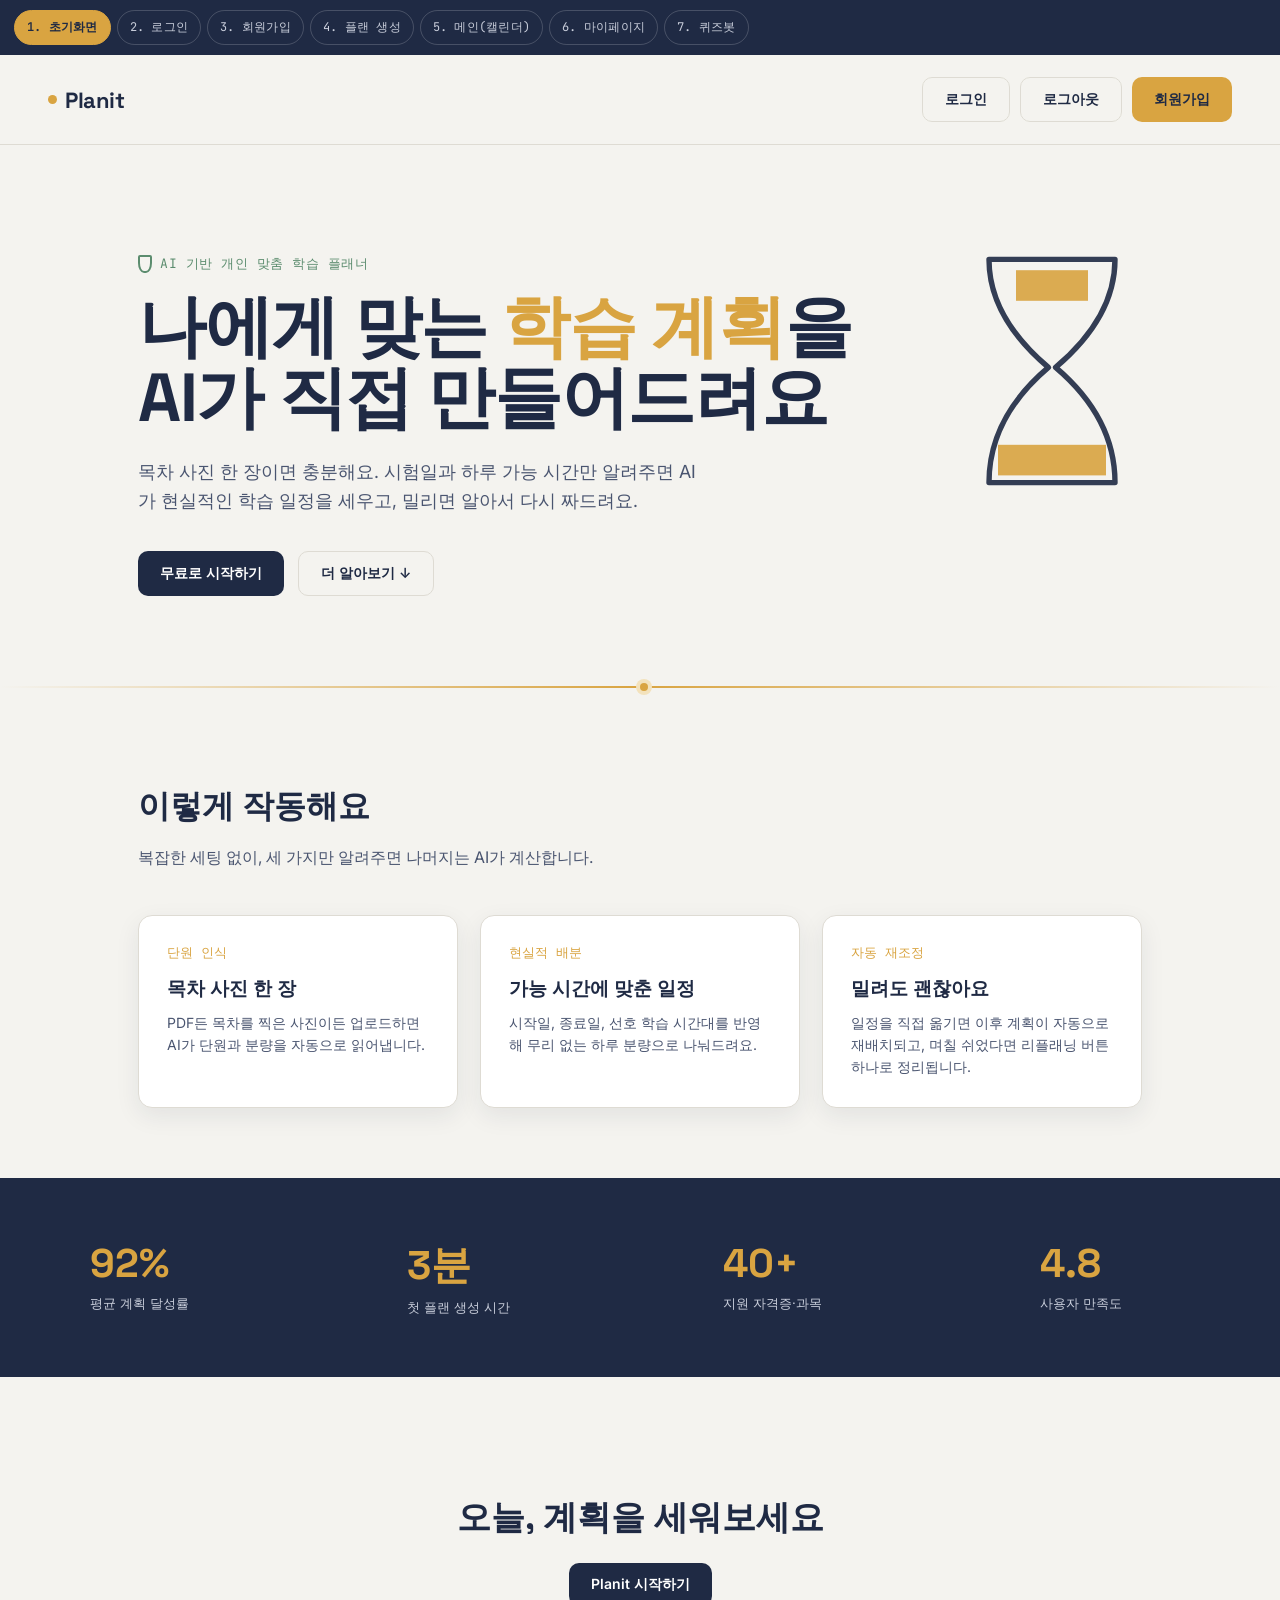
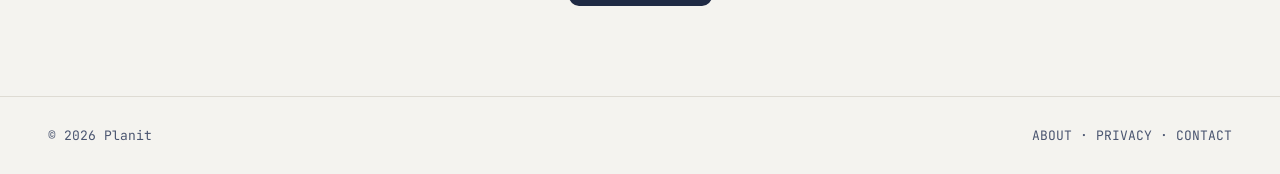
<file: Planit-Web-Auth-Plan-Quiz-master/Planit-Web-Auth-Plan-Quiz-master/frontend/index.html>
<!DOCTYPE html>
<html lang="ko">
<head>
<meta charset="UTF-8">
<meta name="viewport" content="width=device-width, initial-scale=1.0">
<title>Planit — 화면 목업</title>
<link rel="preconnect" href="https://fonts.googleapis.com">
<link href="https://fonts.googleapis.com/css2?family=Space+Grotesk:wght@400;500;600;700&family=Inter:wght@400;500;600;700&family=JetBrains+Mono:wght@400;500;600&display=swap" rel="stylesheet">
<style>
  :root{
    --ink:#1F2A44;
    --ink-soft:#4A5570;
    --paper:#F4F3EF;
    --paper-alt:#EBE9E2;
    --card:#FFFFFF;
    --gold:#D9A441;
    --gold-soft:#F3E2BC;
    --sage:#5B8C6E;
    --sage-soft:#E1EEE4;
    --coral:#C9694F;
    --coral-soft:#F5DFD8;
    --border:#DEDBD3;
    --shadow: 0 8px 24px rgba(31,42,68,0.08);
    --radius: 14px;
    --display: 'Space Grotesk', sans-serif;
    --body: 'Inter', sans-serif;
    --mono: 'JetBrains Mono', monospace;
  }
  *{box-sizing:border-box;}
  html,body{margin:0;padding:0;background:var(--paper);color:var(--ink);font-family:var(--body);}
  @media (prefers-reduced-motion: reduce){ *{animation-duration:0.001ms !important; transition-duration:0.001ms !important;} }

  /* ---------- switcher ---------- */
  .switcher{
    position:sticky; top:0; z-index:100;
    display:flex; gap:6px; padding:10px 14px; background:var(--ink);
    overflow-x:auto; white-space:nowrap;
  }
  .switcher button{
    font-family:var(--mono); font-size:12px; letter-spacing:0.02em;
    background:transparent; border:1px solid rgba(255,255,255,0.18); color:#C9CEDB;
    padding:8px 12px; border-radius:100px; cursor:pointer; transition:all .15s ease; flex:0 0 auto;
  }
  .switcher button:hover{ border-color:var(--gold); color:#fff; }
  .switcher button.active{ background:var(--gold); border-color:var(--gold); color:var(--ink); font-weight:600; }

  .screen{ display:none; min-height:100vh; }
  .screen.active{ display:block; }

  a{ text-decoration:none; color:inherit; }
  button{ font-family:var(--body); }

  /* ---------- shared bits ---------- */
  .btn{
    font-family:var(--body); font-weight:600; font-size:14px; border:none; cursor:pointer;
    border-radius:10px; padding:12px 22px; transition:transform .12s ease, box-shadow .12s ease;
  }
  .btn:hover{ transform:translateY(-1px); }
  .btn-primary{ background:var(--ink); color:#fff; }
  .btn-primary:hover{ box-shadow:0 6px 16px rgba(31,42,68,0.25); }
  .btn-gold{ background:var(--gold); color:var(--ink); }
  .btn-gold:hover{ box-shadow:0 6px 16px rgba(217,164,65,0.4); }
  .btn-ghost{ background:transparent; color:var(--ink); border:1.5px solid var(--border); }
  .btn-ghost:hover{ border-color:var(--ink); }
  .field{ display:flex; flex-direction:column; gap:6px; margin-bottom:18px; }
  .field label{ font-size:13px; font-weight:600; color:var(--ink-soft); }
  .field input, .field select{
    font-family:var(--body); font-size:14px; padding:12px 14px; border:1.5px solid var(--border);
    border-radius:10px; background:#fff; color:var(--ink); outline:none; transition:border-color .15s ease;
  }
  .field input:focus, .field select:focus{ border-color:var(--gold); }

  /* sand divider — signature element */
  .sand-divider{ position:relative; height:2px; background:linear-gradient(90deg, transparent, var(--gold), transparent); margin:0; overflow:visible; }
  .sand-divider::after{
    content:''; position:absolute; top:-3px; left:50%; width:8px; height:8px; border-radius:50%;
    background:var(--gold); box-shadow:0 0 0 4px var(--gold-soft);
  }

  /* =====================================================
     1. LANDING
  ===================================================== */
  #screen-1 .nav{
    display:flex; justify-content:space-between; align-items:center;
    padding:22px 48px; position:sticky; top:44px; background:rgba(244,243,239,0.9); backdrop-filter:blur(6px); z-index:10;
    border-bottom:1px solid var(--border);
  }
  #screen-1 .logo{ font-family:var(--display); font-weight:700; font-size:22px; letter-spacing:-0.02em; display:flex; align-items:center; gap:8px;}
  #screen-1 .logo .dot{ width:9px; height:9px; border-radius:50%; background:var(--gold); }
  #screen-1 .nav-actions{ display:flex; gap:10px; }
  .hero{
    padding:110px 48px 90px; text-align:left; max-width:1100px; margin:0 auto; position:relative;
  }
  .hero .eyebrow{ font-family:var(--mono); font-size:13px; color:var(--sage); letter-spacing:0.04em; margin-bottom:18px; display:flex; align-items:center; gap:8px;}
  .hero .eyebrow .glass{ display:inline-block; width:14px; height:18px; border:2px solid var(--sage); border-radius:2px 2px 6px 6px / 2px 2px 10px 10px; position:relative;}
  .hero h1{ font-family:var(--display); font-size:clamp(38px,6vw,68px); line-height:1.05; font-weight:700; letter-spacing:-0.02em; margin:0 0 24px; max-width:820px;}
  .hero h1 span{ color:var(--gold); }
  .hero p{ font-size:18px; color:var(--ink-soft); max-width:560px; line-height:1.6; margin-bottom:36px; }
  .hero-actions{ display:flex; gap:14px; }

  .hourglass-hero{
    position:absolute; right:48px; top:100px; width:180px; height:220px; opacity:0.9;
  }
  @keyframes sandfall{ 0%{ height:0; } 100%{ height:38px; } }
  @keyframes sandtop{ 0%{ height:38px; } 100%{ height:0; } }

  .section{ padding:70px 48px; max-width:1100px; margin:0 auto; }
  .section h2{ font-family:var(--display); font-size:32px; font-weight:600; margin-bottom:14px; }
  .section .lead{ color:var(--ink-soft); font-size:16px; max-width:640px; margin-bottom:44px; line-height:1.6;}
  .feature-grid{ display:grid; grid-template-columns:repeat(3,1fr); gap:22px; }
  .feature-card{ background:var(--card); border:1px solid var(--border); border-radius:var(--radius); padding:28px; box-shadow:var(--shadow); }
  .feature-card .num{ font-family:var(--mono); color:var(--gold); font-size:13px; margin-bottom:14px; }
  .feature-card h3{ font-family:var(--display); font-size:19px; margin:0 0 10px; }
  .feature-card p{ font-size:14px; color:var(--ink-soft); line-height:1.6; margin:0; }
  .stats-band{ background:var(--ink); color:#fff; padding:60px 48px; }
  .stats-band .inner{ max-width:1100px; margin:0 auto; display:flex; justify-content:space-between; flex-wrap:wrap; gap:30px;}
  .stat{ min-width:150px; }
  .stat .num{ font-family:var(--display); font-size:40px; color:var(--gold); font-weight:700; }
  .stat .label{ font-size:13px; color:#C9CEDB; margin-top:6px; }
  .cta-band{ text-align:center; padding:90px 48px; }
  .cta-band h2{ font-family:var(--display); font-size:34px; margin-bottom:22px; }
  .foot{ padding:30px 48px; border-top:1px solid var(--border); display:flex; justify-content:space-between; color:var(--ink-soft); font-size:13px; font-family:var(--mono); }

  /* =====================================================
     2 & 3. AUTH
  ===================================================== */
  .auth-wrap{ min-height:calc(100vh - 44px); display:flex; }
  .auth-side{
    flex:1; background:var(--ink); color:#fff; padding:60px; display:flex; flex-direction:column; justify-content:space-between;
    position:relative; overflow:hidden;
  }
  .auth-side .logo{ font-family:var(--display); font-weight:700; font-size:22px; display:flex; gap:8px; align-items:center;}
  .auth-side .logo .dot{ width:9px; height:9px; border-radius:50%; background:var(--gold); }
  .auth-side blockquote{ font-family:var(--display); font-size:26px; line-height:1.4; font-weight:500; max-width:420px; margin:0;}
  .auth-side .who{ font-family:var(--mono); font-size:13px; color:var(--gold); }
  .auth-form-col{ flex:1; display:flex; align-items:center; justify-content:center; padding:40px; }
  .auth-form{ width:100%; max-width:380px; }
  .auth-form h2{ font-family:var(--display); font-size:28px; margin:0 0 8px; }
  .auth-form .sub{ color:var(--ink-soft); font-size:14px; margin-bottom:32px; }
  .divider-text{ display:flex; align-items:center; gap:12px; color:var(--ink-soft); font-size:12px; margin:18px 0; }
  .divider-text::before, .divider-text::after{ content:''; flex:1; height:1px; background:var(--border); }
  .switch-line{ text-align:center; margin-top:24px; font-size:13px; color:var(--ink-soft); }
  .switch-line a{ color:var(--gold); font-weight:600; }

  /* =====================================================
     4. PLAN WIZARD
  ===================================================== */
  .wizard-wrap{ min-height:calc(100vh - 44px); background:var(--paper); }
  .wizard-top{ padding:34px 60px 0; max-width:820px; margin:0 auto; }
  .wizard-steps{ display:flex; gap:8px; margin-bottom:36px; }
  .wizard-steps .seg{ flex:1; height:4px; border-radius:4px; background:var(--border); }
  .wizard-steps .seg.done{ background:var(--gold); }
  .wizard-card{ max-width:820px; margin:0 auto; background:var(--card); border:1px solid var(--border); border-radius:20px; padding:48px; box-shadow:var(--shadow); position:relative; min-height:420px;}
  .wizard-step-label{ font-family:var(--mono); color:var(--sage); font-size:13px; margin-bottom:10px; }
  .wizard-card h2{ font-family:var(--display); font-size:30px; margin:0 0 12px; }
  .wizard-card .desc{ color:var(--ink-soft); font-size:14px; margin-bottom:30px; }
  .upload-box{
    border:2px dashed var(--border); border-radius:14px; padding:36px; text-align:center; color:var(--ink-soft);
    cursor:pointer; transition:border-color .15s; margin-bottom:10px;
  }
  .upload-box:hover{ border-color:var(--gold); background:var(--gold-soft); }
  .upload-box .ic{ font-size:26px; margin-bottom:8px; }
  .time-grid{ display:grid; grid-template-columns:repeat(4,1fr); gap:10px; margin-top:6px;}
  .time-chip{ border:1.5px solid var(--border); border-radius:10px; padding:10px 8px; text-align:center; font-size:13px; cursor:pointer; }
  .time-chip.sel{ border-color:var(--sage); background:var(--sage-soft); color:var(--sage); font-weight:600; }
  .wizard-nav{ display:flex; justify-content:space-between; margin-top:36px; }

  /* loading step */
  .loading-wrap{ display:flex; flex-direction:column; align-items:center; justify-content:center; padding:30px 0 10px; }
  .hourglass{ width:76px; height:110px; position:relative; margin-bottom:26px; }
  .hourglass svg{ width:100%; height:100%; }
  .loading-pct{ font-family:var(--mono); font-size:34px; font-weight:600; color:var(--gold); margin-bottom:6px;}
  .loading-msg{ color:var(--ink-soft); font-size:14px; }
  .loading-bar{ width:280px; height:6px; background:var(--paper-alt); border-radius:6px; margin-top:22px; overflow:hidden;}
  .loading-bar .fill{ height:100%; width:64%; background:linear-gradient(90deg,var(--gold),var(--sage)); border-radius:6px; }

  /* =====================================================
     5. MAIN PAGE
  ===================================================== */
  .app-shell{ display:flex; min-height:calc(100vh - 44px); background:var(--paper); }
  .app-topbar{
    position:absolute; top:0; left:0; right:0; height:64px; display:flex; align-items:center; justify-content:space-between;
    padding:0 28px; z-index:5;
  }
  .topbar-left{ display:flex; align-items:center; gap:10px; }
  .sidebar-toggle-btn{
    width:40px; height:40px; flex:0 0 auto; display:flex; align-items:center; justify-content:center;
    background:var(--card); border:1px solid var(--border); border-radius:14px; cursor:pointer;
    box-shadow:var(--shadow); transition:border-color .15s ease, background .15s ease;
  }
  .sidebar-toggle-btn:hover{ border-color:var(--gold); background:var(--gold-soft); }
  .sidebar-toggle-btn .bars{ display:flex; flex-direction:column; gap:3px; }
  .sidebar-toggle-btn .bars span{ width:16px; height:2px; border-radius:2px; background:var(--ink); }
  .account-btn{
    display:flex; align-items:center; gap:10px; background:var(--card); border:1px solid var(--border);
    border-radius:100px; padding:8px 16px 8px 8px; box-shadow:var(--shadow);
  }
  .account-btn .avatar{ width:30px; height:30px; border-radius:50%; background:var(--gold); display:flex; align-items:center; justify-content:center; font-family:var(--display); font-weight:700; color:var(--ink); font-size:13px;}
  .account-btn .name{ font-size:13px; font-weight:600; }
  .main-content{ flex:1; padding:84px 24px 24px 24px; display:flex; gap:20px; }
  .calendar-panel{ flex:1; background:var(--card); border:1px solid var(--border); border-radius:var(--radius); box-shadow:var(--shadow); padding:26px; display:flex; flex-direction:column;}
  .cal-head{ display:flex; justify-content:space-between; align-items:center; margin-bottom:20px; }
  .cal-head h3{ font-family:var(--display); font-size:22px; margin:0; }
  .view-toggle{ display:flex; background:var(--paper-alt); border-radius:100px; padding:3px; }
  .view-toggle button{ border:none; background:transparent; padding:7px 16px; border-radius:100px; font-size:12px; font-weight:600; color:var(--ink-soft); cursor:pointer;}
  .view-toggle button.active{ background:var(--card); color:var(--ink); box-shadow:0 2px 6px rgba(0,0,0,0.08); }
  .cal-grid{ display:grid; grid-template-columns:repeat(7,1fr); gap:6px; flex:1;}
  .cal-dow{ text-align:center; font-family:var(--mono); font-size:11px; color:var(--ink-soft); padding-bottom:8px; }
  .cal-cell{ border:1px solid var(--border); border-radius:8px; min-height:84px; padding:6px; font-size:11px; position:relative; background:#fdfdfc; transition:background .12s ease, border-color .12s ease, box-shadow .12s ease;}
  .cal-cell .d{ font-family:var(--mono); color:var(--ink-soft); font-size:11px; }
  .cal-cell.today{ border-color:var(--gold); background:var(--gold-soft); }
  .cal-cell.drag-over{ border-color:var(--gold); background:var(--gold-soft); box-shadow:inset 0 0 0 2px var(--gold); }
  .tag-list{ display:flex; flex-direction:column; gap:4px; margin-top:5px; min-height:6px; }
  .cal-cell .tag{ background:var(--sage-soft); color:var(--sage); font-size:10px; border-radius:5px; padding:3px 6px; display:inline-block; cursor:grab; user-select:none; line-height:1.4; }
  .cal-cell .tag:active{ cursor:grabbing; }
  .cal-cell .tag.dragging{ opacity:0.35; }
  .cal-cell .tag.edited{ background:var(--coral-soft); color:var(--coral); }
  .dnd-toast{
    position:fixed; bottom:26px; left:50%; transform:translateX(-50%) translateY(16px);
    background:var(--ink); color:#fff; padding:12px 22px; border-radius:100px; font-size:13px;
    box-shadow:var(--shadow); opacity:0; pointer-events:none; transition:all .25s ease; z-index:300; white-space:nowrap;
  }
  .dnd-toast.show{ opacity:1; transform:translateX(-50%) translateY(0); }
  .todo-panel{ width:290px; background:var(--card); border:1px solid var(--border); border-radius:var(--radius); box-shadow:var(--shadow); padding:22px; display:flex; flex-direction:column;}
  .todo-panel h3{ font-family:var(--display); font-size:18px; margin:0 0 4px;}
  .todo-panel .date{ font-family:var(--mono); font-size:12px; color:var(--ink-soft); margin-bottom:18px;}
  .todo-panel .today-progress{ margin-bottom:16px; }
  .today-progress .row{ display:flex; justify-content:space-between; font-size:11.5px; color:var(--ink-soft); margin-bottom:6px; font-family:var(--mono);}
  .today-progress .bar-track{ height:6px; background:var(--paper-alt); border-radius:6px; overflow:hidden;}
  .today-progress .bar-fill{ height:100%; background:linear-gradient(90deg,var(--gold),var(--sage)); border-radius:6px; transition:width .3s ease; width:0%;}
  .todo-item{ padding:13px 0; border-bottom:1px solid var(--paper-alt); }
  .todo-item .t{ font-size:13.5px; font-weight:600; }
  .todo-item .sub{ font-size:11.5px; color:var(--ink-soft); font-family:var(--mono); margin-bottom:9px;}
  .todo-item.stage-2 .t{ text-decoration:line-through; color:var(--ink-soft); }
  .seg-row{ display:flex; gap:4px; }
  .seg-btn{ flex:1; border:1px solid var(--border); background:#fff; border-radius:8px; padding:6px 2px; font-size:10px; font-family:var(--mono); color:var(--ink-soft); cursor:pointer; text-align:center; transition:all .12s ease;}
  .seg-btn:hover{ border-color:var(--ink-soft); }
  .seg-btn.on[data-stage="0"]{ background:var(--paper-alt); color:var(--ink-soft); border-color:var(--paper-alt); font-weight:600;}
  .seg-btn.on[data-stage="1"]{ background:#DCEBE0; color:var(--sage); border-color:#DCEBE0; font-weight:600;}
  .seg-btn.on[data-stage="2"]{ background:var(--sage); color:#fff; border-color:var(--sage); font-weight:600;}
  .replan-btn{
    margin-top:auto; display:flex; align-items:center; justify-content:center; gap:8px;
    background:var(--ink); color:#fff; border:none; border-radius:12px; padding:14px; font-weight:600; font-size:13px; cursor:pointer;
  }
  .replan-btn:hover{ background:#141c30; }
  .replan-note{ font-size:11px; color:var(--ink-soft); text-align:center; margin-top:8px; line-height:1.5;}

  /* account dropdown (screen 6) */
  .dropdown{ width:280px; background:var(--card); border:1px solid var(--border); border-radius:16px; box-shadow:var(--shadow); overflow:hidden; }
  .dropdown .dd-head{ padding:20px; display:flex; gap:12px; align-items:center; border-bottom:1px solid var(--paper-alt);}
  .dropdown .dd-head .avatar{ width:42px; height:42px; border-radius:50%; background:var(--gold); display:flex; align-items:center; justify-content:center; font-family:var(--display); font-weight:700;}
  .dropdown .dd-head .n{ font-weight:700; font-size:14px; }
  .dropdown .dd-head .e{ font-size:12px; color:var(--ink-soft); }
  .dd-item{ display:flex; align-items:center; gap:12px; padding:14px 20px; font-size:14px; cursor:pointer; border-bottom:1px solid var(--paper-alt);}
  .dd-item:last-child{ border-bottom:none; }
  .dd-item:hover{ background:var(--paper-alt); }
  .dd-item .ic{ width:30px; height:30px; border-radius:9px; display:flex; align-items:center; justify-content:center; font-size:15px;}
  .dd-item .ic.a{ background:var(--sage-soft); }
  .dd-item .ic.b{ background:var(--gold-soft); }
  .dd-item .ic.c{ background:var(--coral-soft); }
  .dd-item .meta{ flex:1; }
  .dd-item .label{ font-weight:600; }
  .dd-item .desc{ font-size:11.5px; color:var(--ink-soft); }
  .chat-list{ padding:6px 20px 16px; }
  .chat-row{ display:flex; justify-content:space-between; padding:9px 0; font-size:12.5px; }
  .chat-row .cn{ font-weight:600; }
  .chat-row .ct{ font-family:var(--mono); color:var(--ink-soft); font-size:11px; }

  /* account sidebar (opens from top-left button on main page) */
  .account-backdrop{
    position:fixed; inset:0; background:rgba(31,42,68,0.35); opacity:0; pointer-events:none;
    transition:opacity .22s ease; z-index:399;
  }
  .account-backdrop.show{ opacity:1; pointer-events:auto; }
  .account-sidebar{
    position:fixed; top:0; left:0; bottom:0; width:300px; background:var(--card);
    box-shadow:var(--shadow); transform:translateX(-100%); transition:transform .25s ease;
    z-index:400; display:flex; flex-direction:column; overflow-y:auto;
  }
  .account-sidebar.open{ transform:translateX(0); }
  .account-sidebar .as-close{
    position:absolute; top:16px; right:16px; width:28px; height:28px; border:none; background:var(--paper-alt);
    border-radius:50%; cursor:pointer; font-size:14px; color:var(--ink-soft); display:flex; align-items:center; justify-content:center;
  }
  .account-sidebar .as-close:hover{ background:var(--border); color:var(--ink); }

  /* =====================================================
     7. MY PAGE — dashboard (ref-inspired)
  ===================================================== */
  .mypage2{ padding:84px 32px 60px; max-width:1300px; margin:0 auto; display:flex; gap:20px; align-items:flex-start; }

  .profile-sidebar{ width:220px; flex:0 0 auto; background:var(--ink); color:#fff; border-radius:var(--radius); padding:28px 20px; box-shadow:var(--shadow); position:sticky; top:84px; }
  .profile-sidebar .avatar-lg{ width:72px; height:72px; border-radius:50%; background:var(--gold); display:flex; align-items:center; justify-content:center; font-family:var(--display); font-weight:700; font-size:26px; color:var(--ink); margin:0 auto 12px; }
  .profile-sidebar .name{ text-align:center; font-family:var(--display); font-weight:600; font-size:16px; margin-bottom:22px; }
  .ps-stat-grid{ display:grid; grid-template-columns:1fr 1fr; gap:8px; margin-bottom:20px; }
  .ps-stat{ background:rgba(255,255,255,0.08); border-radius:12px; padding:12px 8px; text-align:center; }
  .ps-stat .ic{ font-size:15px; margin-bottom:4px; }
  .ps-stat .v{ font-family:var(--display); font-weight:700; font-size:16px; }
  .ps-stat .l{ font-size:9.5px; color:#C9CEDB; margin-top:2px; font-family:var(--mono); }
  .ps-progress{ margin-bottom:22px; }
  .ps-progress .row{ display:flex; justify-content:space-between; font-size:11px; color:#C9CEDB; margin-bottom:6px; font-family:var(--mono);}
  .ps-progress .track{ height:6px; background:rgba(255,255,255,0.15); border-radius:6px; overflow:hidden;}
  .ps-progress .fill{ height:100%; background:var(--gold); border-radius:6px; }
  .ps-badges-label{ font-size:11px; color:#C9CEDB; margin-bottom:10px; font-family:var(--mono);}
  .ps-badges-row{ display:flex; gap:8px; }
  .ps-badges-row .b{ width:38px; height:38px; border-radius:50%; background:rgba(255,255,255,0.12); display:flex; align-items:center; justify-content:center; font-size:17px; }

  .mypage2-main{ flex:1; min-width:0; display:flex; flex-direction:column; gap:20px; }

  .dash-top-row{ display:grid; grid-template-columns:1fr 1fr 1fr; gap:18px; }
  .top-card{ background:var(--card); border:1px solid var(--border); border-radius:var(--radius); padding:22px; box-shadow:var(--shadow); }
  .top-card .head{ display:flex; align-items:center; gap:12px; margin-bottom:16px; }
  .top-card .head .ic-box{ width:38px; height:38px; border-radius:10px; display:flex; align-items:center; justify-content:center; font-size:17px; flex:0 0 auto;}
  .top-card .head .num{ font-family:var(--display); font-size:24px; font-weight:700; line-height:1.1;}
  .top-card .head .lbl{ font-size:12px; color:var(--ink-soft); }
  .top-card .sub-stats{ display:flex; gap:14px; flex-wrap:wrap; font-size:11.5px; color:var(--ink-soft); }
  .top-card .sub-stats b{ color:var(--ink); font-family:var(--mono); }
  .today-list{ display:flex; flex-direction:column; gap:0; }
  .today-list .row{ display:flex; align-items:center; justify-content:space-between; gap:10px; font-size:12px; padding:7px 0; border-top:1px solid var(--paper-alt); }
  .today-list .row:first-child{ border-top:none; padding-top:0; }
  .today-list .title{ font-weight:600; color:var(--ink); flex:1; min-width:0; overflow:hidden; text-overflow:ellipsis; white-space:nowrap; }
  .today-list .stat{ font-family:var(--mono); font-size:10.5px; color:var(--ink-soft); display:flex; align-items:center; gap:5px; flex:0 0 auto; }
  .today-list .stat .dot{ width:7px; height:7px; border-radius:50%; }
  .top-card .agenda-item{ display:flex; gap:10px; align-items:center; padding:8px 0; border-top:1px solid var(--paper-alt); }
  .top-card .agenda-item:first-of-type{ border-top:none; padding-top:0; }
  .top-card .agenda-date{ background:var(--coral-soft); color:var(--coral); font-family:var(--mono); font-size:10px; border-radius:8px; padding:5px 8px; text-align:center; line-height:1.3; flex:0 0 auto;}
  .top-card .agenda-title{ font-size:12.5px; font-weight:600; }
  .top-card .agenda-time{ font-size:11px; color:var(--ink-soft); font-family:var(--mono);}

  .dash-analysis-row{ display:grid; grid-template-columns:1.3fr 1fr; gap:18px; align-items:start; }
  .analysis-card{ background:var(--card); border:1px solid var(--border); border-radius:var(--radius); padding:26px; box-shadow:var(--shadow); }
  .analysis-card .ac-head{ display:flex; justify-content:space-between; align-items:center; margin-bottom:18px; }
  .analysis-card h3{ font-family:var(--display); font-size:17px; margin:0; }

  .streak-banner{ display:flex; align-items:center; gap:10px; background:var(--gold-soft); border-radius:12px; padding:12px 16px; margin-bottom:18px; }
  .streak-banner .flame{ font-size:20px; }
  .streak-banner .txt{ font-weight:700; font-size:14px; }
  .streak-week{ display:flex; justify-content:space-between; margin-bottom:18px; }
  .streak-day{ display:flex; flex-direction:column; align-items:center; gap:6px; font-size:11px; color:var(--ink-soft); }
  .streak-day .dot{ width:34px; height:34px; border-radius:50%; background:var(--paper-alt); display:flex; align-items:center; justify-content:center; font-size:15px; }
  .streak-day.lit .dot{ background:var(--gold-soft); }
  .streak-day.today .dot{ box-shadow:0 0 0 2px var(--gold); }

  .goal-stats{ display:flex; flex-direction:column; gap:8px; background:var(--paper); border-radius:12px; padding:14px 16px; margin-bottom:20px; font-size:12.5px; }
  .goal-stats .row{ display:flex; justify-content:space-between; }
  .goal-stats .row b{ font-family:var(--mono); }

  .bar-chart{ display:flex; align-items:flex-end; gap:10px; height:130px; margin-bottom:8px; position:relative; }
  .bar-chart .goal-line-overlay{ position:absolute; left:-2px; right:-2px; border-top:2px dashed var(--coral); z-index:2; }
  .bar-chart .col{ flex:1; display:flex; align-items:flex-end; justify-content:center; height:100%; }
  .bar-chart .bargroup{ display:flex; gap:3px; align-items:flex-end; }
  .bar-chart .b1, .bar-chart .b2{ width:9px; border-radius:4px 4px 2px 2px; position:relative; }
  .bar-chart .b1{ background:var(--gold); }
  .bar-chart .b2{ background:var(--sage-soft); }
  .bar-chart .col.today .b1{ background:var(--ink); }
  .bar-chart .valtag{ position:absolute; top:-16px; left:50%; transform:translateX(-50%); font-size:9px; color:var(--ink-soft); font-family:var(--mono); white-space:nowrap; }
  .bar-chart-labels{ display:flex; gap:10px; margin-bottom:14px; }
  .bar-chart-labels div{ flex:1; text-align:center; font-size:10px; color:var(--ink-soft); font-family:var(--mono); }
  .chart-legend{ display:flex; gap:16px; font-size:11px; color:var(--ink-soft); margin-bottom:16px; flex-wrap:wrap;}
  .chart-legend .li{ display:flex; align-items:center; gap:6px; }
  .chart-legend .dot{ width:8px; height:8px; border-radius:3px; }
  .insight-line{ display:flex; gap:8px; font-size:12.5px; color:var(--ink-soft); margin-top:8px; line-height:1.5;}
  .insight-line b{ color:var(--ink); }

  .radar-wrap{ display:flex; flex-direction:column; align-items:center; margin-bottom:18px;}
  .callout{ display:flex; gap:10px; align-items:flex-start; background:var(--paper); border-radius:12px; padding:12px 14px; margin-bottom:10px; font-size:12.5px; line-height:1.5;}
  .callout .q{ color:var(--gold); font-family:var(--display); font-weight:700; font-size:16px;}
  .callout b{ color:var(--ink); }

  .badge-section{ background:var(--card); border:1px solid var(--border); border-radius:var(--radius); padding:26px; box-shadow:var(--shadow);}
  .badge-section h3{ font-family:var(--display); font-size:18px; margin:0 0 18px;}
  .badge-grid{ display:grid; grid-template-columns:repeat(6,1fr); gap:14px;}
  .badge{ display:flex; flex-direction:column; align-items:center; gap:8px; text-align:center;}
  .badge .ic{ width:52px; height:52px; border-radius:50%; background:var(--gold-soft); display:flex; align-items:center; justify-content:center; font-size:22px;}
  .badge.locked .ic{ background:var(--paper-alt); filter:grayscale(1); opacity:0.5;}
  .badge .lbl{ font-size:11px; color:var(--ink-soft); }

  /* =====================================================
     6. QUIZ BOT (QZ-001)
  ===================================================== */
  .quiz-wrap{ max-width:760px; margin:0 auto; padding:56px 24px 90px; }
  .quiz-wrap h2{ font-family:var(--display); font-size:30px; margin:0 0 8px; }
  .quiz-wrap .lead{ color:var(--ink-soft); font-size:15px; line-height:1.6; margin-bottom:26px; }
  .quiz-card{ background:var(--card); border:1px solid var(--border); border-radius:var(--radius); box-shadow:var(--shadow); padding:26px; margin-bottom:18px; }
  .quiz-start-actions{ display:flex; justify-content:space-between; align-items:center; gap:10px; margin-top:4px; }
  .dayone-box{
    border:1.5px solid var(--border); border-radius:10px; background:#fff; padding:12px 14px;
    display:flex; flex-direction:column; gap:8px;
  }
  .dayone-date{ font-family:var(--mono); font-size:11.5px; color:var(--sage); font-weight:600; }
  .dayone-item{ display:flex; justify-content:space-between; align-items:baseline; gap:10px; font-size:13.5px; }
  .dayone-item .t{ font-weight:600; }
  .dayone-item .m{ font-family:var(--mono); font-size:11px; color:var(--ink-soft); flex:0 0 auto; }
  .dayone-box.empty{ color:var(--ink-soft); font-size:13px; }
  .q-head{ display:flex; align-items:center; gap:10px; margin-bottom:14px; }
  .q-badge{ font-family:var(--mono); font-size:11px; font-weight:600; padding:4px 10px; border-radius:100px; }
  .q-badge.basic{ background:var(--sage-soft); color:var(--sage); }
  .q-badge.applied{ background:var(--gold-soft); color:#9a6b12; }
  .q-no{ font-family:var(--mono); font-size:12px; color:var(--ink-soft); }
  .q-text{ font-size:15px; line-height:1.7; font-weight:600; margin-bottom:16px; }
  .q-choices{ display:flex; flex-direction:column; gap:8px; }
  .q-choice{
    font-family:var(--body); text-align:left; border:1.5px solid var(--border); background:#fff;
    border-radius:10px; padding:12px 14px; font-size:14px; cursor:pointer;
    transition:border-color .12s ease, background .12s ease;
  }
  .q-choice:hover:not(:disabled){ border-color:var(--gold); }
  .q-choice.selected{ border-color:var(--ink); background:var(--paper-alt); font-weight:600; }
  .q-choice.correct{ border-color:var(--sage); background:var(--sage-soft); color:var(--sage); font-weight:600; }
  .q-choice.wrong{ border-color:var(--coral); background:var(--coral-soft); color:var(--coral); font-weight:600; }
  .q-choice:disabled{ cursor:default; }
  .q-submit-row{ display:flex; justify-content:flex-end; margin-top:14px; }
  .q-result{ margin-top:14px; padding:14px 16px; border-radius:10px; font-size:13.5px; line-height:1.65; display:none; }
  .q-result.show{ display:block; }
  .q-result.o{ background:var(--sage-soft); }
  .q-result.x{ background:var(--coral-soft); }
  .q-result .verdict{ font-weight:700; display:block; margin-bottom:4px; }
  .quiz-summary{ display:none; text-align:center; background:var(--ink); color:#fff; border-radius:var(--radius); padding:32px; }
  .quiz-summary.show{ display:block; }
  .quiz-summary .score{ font-family:var(--display); font-size:40px; font-weight:700; color:var(--gold); }
  .quiz-summary .score-label{ font-size:13px; color:#C9CEDB; margin-top:8px; }
  .quiz-error{ display:none; color:#dc2626; font-size:13px; margin:10px 0 0; }
  .quiz-error.show{ display:block; }

  @media (max-width: 860px){
    .feature-grid{ grid-template-columns:1fr; }
    .badge-grid{ grid-template-columns:repeat(3,1fr); }
    .main-content{ flex-direction:column; }
    .todo-panel{ width:auto; }
    .auth-wrap{ flex-direction:column; }
    .hourglass-hero{ display:none; }
    .mypage2{ flex-direction:column; }
    .profile-sidebar{ width:auto; position:static; }
    .dash-top-row, .dash-analysis-row{ grid-template-columns:1fr; }
  }
</style>
</head>
<body>

<div class="switcher" id="switcher">
  <button data-target="screen-1" class="active">1. 초기화면</button>
  <button data-target="screen-2">2. 로그인</button>
  <button data-target="screen-3">3. 회원가입</button>
  <button data-target="screen-4">4. 플랜 생성</button>
  <button data-target="screen-5">5. 메인(캘린더)</button>
  <button data-target="screen-7">6. 마이페이지</button>
  <button data-target="screen-6">7. 퀴즈봇</button>
</div>

<!-- ============ 1. LANDING ============ -->
<section class="screen active" id="screen-1">
  <nav class="nav">
    <div class="logo"><span class="dot"></span>Planit</div>
    <div class="nav-actions">
      <button class="btn btn-ghost" data-go="screen-2">로그인</button>
      <!-- 로그아웃 테스트용 버튼 (REQ-A-012). 클릭 시 서버 세션을 없애고 이 초기화면으로 돌아온다. -->
      <button class="btn btn-ghost" id="logout-btn">로그아웃</button>
      <button class="btn btn-gold" data-go="screen-3">회원가입</button>
    </div>
  </nav>

  <div class="hero">
    <div class="eyebrow"><span class="glass"></span>AI 기반 개인 맞춤 학습 플래너</div>
    <h1>나에게 맞는 <span>학습 계획</span>을<br>AI가 직접 만들어드려요</h1>
    <p>목차 사진 한 장이면 충분해요. 시험일과 하루 가능 시간만 알려주면 AI가 현실적인 학습 일정을 세우고, 밀리면 알아서 다시 짜드려요.</p>
    <div class="hero-actions">
      <button class="btn btn-primary" data-go="screen-3">무료로 시작하기</button>
      <button class="btn btn-ghost" data-scrollto="feat">더 알아보기 ↓</button>
    </div>
    <div class="hourglass-hero">
      <svg viewBox="0 0 100 140">
        <path d="M15 8 H85 V8 Q85 40 52 68 Q85 96 85 132 V132 H15 V132 Q15 96 48 68 Q15 40 15 8 Z" fill="none" stroke="#1F2A44" stroke-width="3" stroke-linejoin="round"/>
        <rect x="20" y="94" width="60" height="0" fill="#D9A441"><animate attributeName="height" values="0;34" dur="2.4s" repeatCount="indefinite"/><animate attributeName="y" values="128;94" dur="2.4s" repeatCount="indefinite"/></rect>
        <rect x="30" y="14" width="40" height="34" fill="#D9A441"><animate attributeName="height" values="34;0" dur="2.4s" repeatCount="indefinite"/></rect>
      </svg>
    </div>
  </div>

  <div class="sand-divider"></div>

  <div class="section" id="feat">
    <h2>이렇게 작동해요</h2>
    <p class="lead">복잡한 세팅 없이, 세 가지만 알려주면 나머지는 AI가 계산합니다.</p>
    <div class="feature-grid">
      <div class="feature-card">
        <div class="num">단원 인식</div>
        <h3>목차 사진 한 장</h3>
        <p>PDF든 목차를 찍은 사진이든 업로드하면 AI가 단원과 분량을 자동으로 읽어냅니다.</p>
      </div>
      <div class="feature-card">
        <div class="num">현실적 배분</div>
        <h3>가능 시간에 맞춘 일정</h3>
        <p>시작일, 종료일, 선호 학습 시간대를 반영해 무리 없는 하루 분량으로 나눠드려요.</p>
      </div>
      <div class="feature-card">
        <div class="num">자동 재조정</div>
        <h3>밀려도 괜찮아요</h3>
        <p>일정을 직접 옮기면 이후 계획이 자동으로 재배치되고, 며칠 쉬었다면 리플래닝 버튼 하나로 정리됩니다.</p>
      </div>
    </div>
  </div>

  <div class="stats-band">
    <div class="inner">
      <div class="stat"><div class="num">92%</div><div class="label">평균 계획 달성률</div></div>
      <div class="stat"><div class="num">3분</div><div class="label">첫 플랜 생성 시간</div></div>
      <div class="stat"><div class="num">40+</div><div class="label">지원 자격증·과목</div></div>
      <div class="stat"><div class="num">4.8</div><div class="label">사용자 만족도</div></div>
    </div>
  </div>

  <div class="cta-band">
    <h2>오늘, 계획을 세워보세요</h2>
    <button class="btn btn-primary" data-go="screen-3">Planit 시작하기</button>
  </div>

  <div class="foot">
    <span>© 2026 Planit</span>
    <span>ABOUT · PRIVACY · CONTACT</span>
  </div>
</section>

<!-- ============ 2. LOGIN ============ -->
<section class="screen" id="screen-2">
  <div class="auth-wrap">
    <div class="auth-side">
      <div class="logo"><span class="dot"></span>Planit</div>
      <div>
        <div class="who">— 3주 만에 정보처리기사 합격</div>
        <blockquote>"매일 뭘 공부할지 고민하던 시간이 사라졌어요. 그냥 오늘 할 일만 하면 됐어요."</blockquote>
      </div>
    </div>
    <div class="auth-form-col">
      <div class="auth-form">
        <h2>다시 만나서 반가워요</h2>
        <div class="sub">로그인하고 이어서 계획을 확인하세요.</div>
        <div class="field"><label>이메일</label><input type="email" id="login-email" placeholder="you@example.com"></div>
        <div class="field"><label>비밀번호</label><input type="password" id="login-password" placeholder="••••••••"></div>
        <div id="login-error" style="display:none;color:#dc2626;font-size:13px;margin:-8px 0 12px;"></div>
        <button class="btn btn-primary" style="width:100%;" id="login-submit-btn">로그인</button>
        <div class="divider-text">또는</div>
        <button class="btn btn-ghost" style="width:100%;">Google로 계속하기</button>
        <div class="switch-line">계정이 없으신가요? <a data-go="screen-3" style="cursor:pointer;">회원가입</a></div>
      </div>
    </div>
  </div>
</section>

<!-- ============ 3. SIGNUP ============ -->
<section class="screen" id="screen-3">
  <div class="auth-wrap">
    <div class="auth-form-col">
      <div class="auth-form">
        <h2>계정을 만들어요</h2>
        <div class="sub">1분이면 충분해요. 바로 로그인 화면으로 이동해요.</div>
        <div class="field"><label>이름</label><input type="text" id="signup-name" placeholder="홍길동"></div>
        <div class="field"><label>이메일</label><input type="email" id="signup-email" placeholder="you@example.com"></div>
        <div class="field"><label>비밀번호</label><input type="password" id="signup-password" placeholder="6~20자"></div>
        <div class="field"><label>비밀번호 확인</label><input type="password" id="signup-password-confirm" placeholder="다시 입력"></div>
        <div id="signup-error" style="display:none;color:#dc2626;font-size:13px;margin:-8px 0 12px;"></div>
        <button class="btn btn-gold" style="width:100%;" id="signup-submit-btn">회원가입 완료</button>
        <div class="switch-line">이미 계정이 있으신가요? <a data-go="screen-2" style="cursor:pointer;">로그인</a></div>
      </div>
    </div>
    <div class="auth-side">
      <div class="logo"><span class="dot"></span>Planit</div>
      <div>
        <div class="who">회원가입 후</div>
        <blockquote>가입이 끝나면 로그인 화면으로 이동해서<br>다시 로그인해 주세요.</blockquote>
      </div>
    </div>
  </div>
</section>

<!-- ============ 4. PLAN WIZARD ============ -->
<section class="screen" id="screen-4">
  <div class="wizard-wrap">
    <div class="wizard-top">
      <div class="wizard-steps">
        <div class="seg done"></div><div class="seg" id="seg2"></div><div class="seg" id="seg3"></div>
      </div>
    </div>

    <!-- step 1 -->
    <div class="wizard-card" id="wiz-step-1">
      <div class="wizard-step-label">STEP 1 / 3</div>
      <h2>무엇을 공부하나요?</h2>
      <div class="desc">과목명이나 자격증명을 입력하고, 목차나 커리큘럼 PDF를 올려주세요.</div>
      <div class="field"><label>과목 / 자격증명</label><input type="text" placeholder="예: 정보처리기사, 토익, 선형대수학"></div>
      <div class="field">
        <label>목차 업로드 (PDF 또는 사진)</label>
        <div class="upload-box">
          <div class="ic">📄</div>
          클릭하거나 파일을 끌어다 놓으세요<br>
          <span style="font-size:12px;">PDF, JPG, PNG 지원</span>
        </div>
      </div>
      <div class="wizard-nav">
        <span></span>
        <button class="btn btn-primary" data-wizgo="2">다음 →</button>
      </div>
    </div>

    <!-- step 2 -->
    <div class="wizard-card" id="wiz-step-2" style="display:none;">
      <div class="wizard-step-label">STEP 2 / 3</div>
      <h2>일정을 알려주세요</h2>
      <div class="desc">시작일, 종료일과 선호하는 학습 시간대를 선택해 주세요.</div>
      <div style="display:flex; gap:16px;">
        <div class="field" style="flex:1;"><label>시작일</label><input type="date"></div>
        <div class="field" style="flex:1;"><label>종료일 (목표일)</label><input type="date"></div>
      </div>
      <div class="field">
        <label>선호 학습 시간대 (복수 선택)</label>
        <div class="time-grid">
          <div class="time-chip">아침 6–9시</div>
          <div class="time-chip sel">오전 9–12시</div>
          <div class="time-chip sel">오후 1–6시</div>
          <div class="time-chip">저녁 6–10시</div>
          <div class="time-chip">심야 10–12시</div>
          <div class="time-chip">주말 오전</div>
          <div class="time-chip sel">주말 오후</div>
          <div class="time-chip">평일만</div>
        </div>
      </div>
      <div class="wizard-nav">
        <button class="btn btn-ghost" data-wizgo="1">← 이전</button>
        <button class="btn btn-primary" data-wizgo="3">다음 →</button>
      </div>
    </div>

    <!-- step 3 loading -->
    <div class="wizard-card" id="wiz-step-3" style="display:none;">
      <div class="wizard-step-label">STEP 3 / 3</div>
      <h2 style="text-align:center;">계획을 만드는 중이에요</h2>
      <div class="desc" style="text-align:center;">입력하신 목차와 시간을 바탕으로 최적의 학습 일정을 계산하고 있어요.</div>
      <div class="loading-wrap">
        <div class="hourglass">
          <svg viewBox="0 0 100 140">
            <path d="M15 8 H85 V8 Q85 40 52 68 Q85 96 85 132 V132 H15 V132 Q15 96 48 68 Q15 40 15 8 Z" fill="none" stroke="#1F2A44" stroke-width="3" stroke-linejoin="round"/>
            <rect x="20" y="94" width="60" height="0" fill="#D9A441"><animate attributeName="height" values="0;34" dur="2.4s" repeatCount="indefinite"/><animate attributeName="y" values="128;94" dur="2.4s" repeatCount="indefinite"/></rect>
            <rect x="30" y="14" width="40" height="34" fill="#D9A441"><animate attributeName="height" values="34;0" dur="2.4s" repeatCount="indefinite"/></rect>
          </svg>
        </div>
        <div class="loading-pct">64%</div>
        <div class="loading-msg">단원별 분량을 나누고 있어요…</div>
        <div class="loading-bar"><div class="fill"></div></div>
      </div>
      <div class="wizard-nav" style="justify-content:center; margin-top:10px;">
        <button class="btn btn-primary" data-go="screen-5">완료되면 → 메인으로 이동</button>
      </div>
    </div>
  </div>
</section>

<!-- ============ 5. MAIN PAGE ============ -->
<section class="screen" id="screen-5">
  <div class="account-backdrop" id="account-backdrop" data-sidebar-close></div>
  <div class="account-sidebar" id="account-sidebar">
    <button class="as-close" data-sidebar-close>✕</button>
    <div class="dd-head">
      <div class="avatar">홍</div>
      <div><div class="n">홍길동</div><div class="e">honggildong@email.com</div></div>
    </div>

    <div class="dd-item" data-sidebar-nav="screen-7">
      <div class="ic a">👤</div>
      <div class="meta"><div class="label">마이페이지</div><div class="desc">기본정보와 학습 통계 보기</div></div>
      <span>›</span>
    </div>

    <div class="dd-item" data-sidebar-nav="screen-7">
      <div class="ic b">🏅</div>
      <div class="meta"><div class="label">뱃지</div><div class="desc">획득한 성취 배지 12개</div></div>
      <span>›</span>
    </div>

    <div class="dd-item" style="border-bottom:none; cursor:default;">
      <div class="ic c">💬</div>
      <div class="meta"><div class="label">챗봇 목록</div><div class="desc">최근 대화 3개</div></div>
    </div>
    <div class="chat-list">
      <div class="chat-row"><span class="cn">정보처리기사 플래너</span><span class="ct">오늘</span></div>
      <div class="chat-row"><span class="cn">6단원 질문</span><span class="ct">어제</span></div>
      <div class="chat-row"><span class="cn">리플래닝 상담</span><span class="ct">3일 전</span></div>
    </div>
  </div>

  <div class="app-shell" style="position:relative;">
    <div class="app-topbar">
      <div class="topbar-left">
        <button class="sidebar-toggle-btn" id="sidebar-toggle-btn" data-sidebar-open aria-label="계정 메뉴 열기">
          <span class="bars"><span></span><span></span><span></span></span>
        </button>
        <div class="account-btn">
          <span class="avatar">홍</span>
          <span class="name">홍길동님</span>
        </div>
      </div>
      <div class="logo" style="font-family:var(--display); font-weight:700;"><span class="dot" style="display:inline-block;width:8px;height:8px;border-radius:50%;background:var(--gold);margin-right:6px;"></span>Planit</div>
    </div>

    <div class="main-content">
      <div class="calendar-panel">
        <div class="cal-head">
          <h3>2026년 8월</h3>
          <div class="view-toggle">
            <button class="active">월</button>
            <button>주</button>
          </div>
        </div>
        <div class="cal-grid">
          <div class="cal-dow">일</div><div class="cal-dow">월</div><div class="cal-dow">화</div><div class="cal-dow">수</div><div class="cal-dow">목</div><div class="cal-dow">금</div><div class="cal-dow">토</div>
          <!-- week 1 -->
          <div class="cal-cell"><div class="d">26</div><div class="tag-list"></div></div>
          <div class="cal-cell"><div class="d">27</div><div class="tag-list"><span class="tag" draggable="true" data-id="e1">1단원 이론</span></div></div>
          <div class="cal-cell"><div class="d">28</div><div class="tag-list"><span class="tag" draggable="true" data-id="e2">2단원 이론</span><span class="tag" draggable="true" data-id="e3">1단원 문제</span></div></div>
          <div class="cal-cell"><div class="d">29</div><div class="tag-list"><span class="tag edited" draggable="true" data-id="e4">2단원 문제 (이동됨)</span></div></div>
          <div class="cal-cell"><div class="d">30</div><div class="tag-list"><span class="tag" draggable="true" data-id="e5">3단원 이론</span></div></div>
          <div class="cal-cell"><div class="d">31</div><div class="tag-list"></div></div>
          <div class="cal-cell"><div class="d">1</div><div class="tag-list"><span class="tag" draggable="true" data-id="e6">주간 복습</span></div></div>
          <!-- week 2 -->
          <div class="cal-cell"><div class="d">2</div><div class="tag-list"><span class="tag" draggable="true" data-id="e7">4단원 이론</span></div></div>
          <div class="cal-cell"><div class="d">3</div><div class="tag-list"><span class="tag" draggable="true" data-id="e8">5단원 이론</span></div></div>
          <div class="cal-cell today"><div class="d">4</div><div class="tag-list"><span class="tag" draggable="true" data-id="e9">6단원 이론</span></div></div>
          <div class="cal-cell"><div class="d">5</div><div class="tag-list"><span class="tag" draggable="true" data-id="e10">6단원 문제</span></div></div>
          <div class="cal-cell"><div class="d">6</div><div class="tag-list"><span class="tag" draggable="true" data-id="e11">7단원 이론</span></div></div>
          <div class="cal-cell"><div class="d">7</div><div class="tag-list"></div></div>
          <div class="cal-cell"><div class="d">8</div><div class="tag-list"><span class="tag" draggable="true" data-id="e12">모의고사</span></div></div>
          <!-- week 3 -->
          <div class="cal-cell"><div class="d">9</div><div class="tag-list"><span class="tag" draggable="true" data-id="e13">7단원 문제</span></div></div>
          <div class="cal-cell"><div class="d">10</div><div class="tag-list"><span class="tag" draggable="true" data-id="e14">8단원 이론</span></div></div>
          <div class="cal-cell"><div class="d">11</div><div class="tag-list"><span class="tag" draggable="true" data-id="e15">8단원 문제</span></div></div>
          <div class="cal-cell"><div class="d">12</div><div class="tag-list"><span class="tag" draggable="true" data-id="e16">오답노트</span></div></div>
          <div class="cal-cell"><div class="d">13</div><div class="tag-list"><span class="tag" draggable="true" data-id="e17">9단원 이론</span></div></div>
          <div class="cal-cell"><div class="d">14</div><div class="tag-list"></div></div>
          <div class="cal-cell"><div class="d">15</div><div class="tag-list"><span class="tag" draggable="true" data-id="e18">주간 복습</span></div></div>
        </div>
      </div>

      <div class="todo-panel">
        <h3>오늘 할 일</h3>
        <div class="date">8월 4일 (화)</div>

        <div class="today-progress">
          <div class="row"><span>오늘 진행률</span><span id="today-pct">–</span></div>
          <div class="bar-track"><div class="bar-fill" id="today-bar"></div></div>
        </div>

        <div id="todo-list"></div>

        <button class="replan-btn">⏳ 다시 계획하기 (Re-planning)</button>
        <div class="replan-note">며칠 접속하지 않았거나 계획이 많이 밀렸다면<br>눌러서 남은 일정을 자동으로 재구성하세요.</div>
      </div>
    </div>
  </div>
</section>

<!-- ============ 7. MY PAGE ============ -->
<section class="screen" id="screen-7">
  <div class="mypage2">

    <!-- LEFT: profile sidebar -->
    <aside class="profile-sidebar">
      <div class="avatar-lg">홍</div>
      <div class="name">홍길동님</div>

      <div class="ps-stat-grid">
        <div class="ps-stat"><div class="ic">⏱️</div><div class="v">86h</div><div class="l">누적 학습</div></div>
        <div class="ps-stat"><div class="ic">🏅</div><div class="v">12</div><div class="l">뱃지</div></div>
        <div class="ps-stat"><div class="ic">🔥</div><div class="v">12일</div><div class="l">연속 학습</div></div>
        <div class="ps-stat"><div class="ic">✅</div><div class="v">80%</div><div class="l">이번 주 달성</div></div>
      </div>

      <div class="ps-progress">
        <div class="row"><span>다음 뱃지까지</span><span>3일 남음</span></div>
        <div class="track"><div class="fill" style="width:70%;"></div></div>
      </div>

      <div class="ps-badges-label">이번 달에 3개의 뱃지를 획득했어요!</div>
      <div class="ps-badges-row">
        <div class="b">🔥</div>
        <div class="b">📘</div>
        <div class="b">⏳</div>
      </div>
    </aside>

    <!-- RIGHT: main dashboard -->
    <div class="mypage2-main">

      <!-- top 3 cards -->
      <div class="dash-top-row">
        <div class="top-card">
          <div class="head">
            <div class="ic-box" style="background:var(--gold-soft);">📘</div>
            <div><div class="num">3</div><div class="lbl">진행 중인 학습 계획</div></div>
          </div>
          <div class="sub-stats">
            <span>🕓 <b>1</b> 시작 전</span>
            <span>▶️ <b>1</b> 진행 중</span>
            <span>✅ <b>1</b> 완료</span>
          </div>
        </div>

        <div class="top-card">
          <div class="head">
            <div class="ic-box" style="background:var(--sage-soft);">📝</div>
            <div><div class="num" id="mp-today-total">–</div><div class="lbl">오늘 할 일</div></div>
          </div>
          <div class="today-list" id="mp-today-list"></div>
        </div>

        <div class="top-card">
          <div class="head">
            <div class="ic-box" style="background:var(--coral-soft);">🗓️</div>
            <div><div class="num" style="font-size:16px;">나의 일정</div></div>
          </div>
          <div class="agenda-item">
            <div class="agenda-date">8/5<br>수</div>
            <div><div class="agenda-title">6단원 기출문제 20제</div><div class="agenda-time">13:00 – 14:30</div></div>
          </div>
          <div class="agenda-item">
            <div class="agenda-date">8/6<br>목</div>
            <div><div class="agenda-title">7단원 이론 정리</div><div class="agenda-time">09:00 – 10:30</div></div>
          </div>
        </div>
      </div>

      <!-- middle 2 cards: 학습분석 + 카테고리 -->
      <div class="dash-analysis-row">

        <div class="analysis-card">
          <div class="ac-head">
            <h3>학습분석</h3>
            <div class="view-toggle">
              <button class="active">주간</button>
              <button>월별</button>
            </div>
          </div>

          <div class="streak-banner">
            <span class="flame">🔥</span>
            <span class="txt">2일 연속 학습중이에요!</span>
          </div>

          <div class="streak-week">
            <div class="streak-day"><div class="dot">🌫️</div>일</div>
            <div class="streak-day lit"><div class="dot">🔥</div>월</div>
            <div class="streak-day lit today"><div class="dot">🔥</div>화</div>
            <div class="streak-day"><div class="dot">🌫️</div>수</div>
            <div class="streak-day"><div class="dot">🌫️</div>목</div>
            <div class="streak-day"><div class="dot">🌫️</div>금</div>
            <div class="streak-day"><div class="dot">🌫️</div>토</div>
          </div>

          <div class="goal-stats">
            <div class="row"><span>🚩 일일 학습목표</span><b>90분</b></div>
            <div class="row"><span>⏱️ 오늘 학습한 시간</span><b>76분</b></div>
            <div class="row"><span>🎯 오늘 목표 달성률</span><b>84%</b></div>
          </div>

          <div class="bar-chart">
            <div class="goal-line-overlay" style="bottom:91px;"></div>
            <div class="col"><div class="bargroup">
              <div class="b1" style="height:75px;"><span class="valtag">58분</span></div>
              <div class="b2" style="height:68px;"></div>
            </div></div>
            <div class="col"><div class="bargroup">
              <div class="b1" style="height:92px;"><span class="valtag">71분</span></div>
              <div class="b2" style="height:72px;"></div>
            </div></div>
            <div class="col"><div class="bargroup">
              <div class="b1" style="height:81px;"><span class="valtag">62분</span></div>
              <div class="b2" style="height:65px;"></div>
            </div></div>
            <div class="col"><div class="bargroup">
              <div class="b1" style="height:109px;"><span class="valtag">84분</span></div>
              <div class="b2" style="height:78px;"></div>
            </div></div>
            <div class="col"><div class="bargroup">
              <div class="b1" style="height:75px;"><span class="valtag">58분</span></div>
              <div class="b2" style="height:68px;"></div>
            </div></div>
            <div class="col"><div class="bargroup">
              <div class="b1" style="height:96px;"><span class="valtag">74분</span></div>
              <div class="b2" style="height:75px;"></div>
            </div></div>
            <div class="col today"><div class="bargroup">
              <div class="b1" style="height:99px;"><span class="valtag">76분</span></div>
              <div class="b2" style="height:72px;"></div>
            </div></div>
          </div>
          <div class="bar-chart-labels">
            <div>수</div><div>목</div><div>금</div><div>토</div><div>일</div><div>월</div><div>화(오늘)</div>
          </div>

          <div class="chart-legend">
            <span class="li"><span class="dot" style="background:var(--gold);"></span>나의 학습시간</span>
            <span class="li"><span class="dot" style="background:var(--sage-soft);"></span>전체 학습자 평균</span>
            <span class="li"><span class="dot" style="background:var(--coral); border-radius:0; width:12px; height:2px;"></span>일일 학습목표</span>
          </div>

          <div class="insight-line">✅ 하루 평균 <b>72분</b> 학습하고 있고, 이번 주 목표 달성률은 <b>91%</b>예요!</div>
          <div class="insight-line">✅ 전체 학습자는 평균 <b>65분</b>을 학습목표로 설정했고, 평균 달성률은 <b>77%</b>예요!</div>
        </div>

        <div class="analysis-card">
          <div class="ac-head">
            <h3>나의 학습 카테고리</h3>
            <div class="view-toggle">
              <button class="active">이번 주</button>
              <button>전체</button>
            </div>
          </div>

          <div class="radar-wrap" id="radar-chart"></div>

          <div class="callout"><span class="q">"</span><span>이번 주 <b>문제풀이</b>에 가장 많은 시간을 썼어요!</span></div>
          <div class="callout"><span class="q">"</span><span>특히 <b>복습</b>을 꾸준히 챙기고 있어요!</span></div>
          <div class="callout"><span class="q">"</span><span>지난주 대비 이번 주에 <b>오답정리</b> 시간을 2배 늘렸어요!</span></div>
        </div>

      </div>

      <div class="badge-section">
        <h3>획득한 뱃지</h3>
        <div class="badge-grid">
          <div class="badge"><div class="ic">🔥</div><div class="lbl">7일 연속</div></div>
          <div class="badge"><div class="ic">📘</div><div class="lbl">1단원 완주</div></div>
          <div class="badge"><div class="ic">⏳</div><div class="lbl">계획 지킴이</div></div>
          <div class="badge"><div class="ic">🌙</div><div class="lbl">야간 학습</div></div>
          <div class="badge locked"><div class="ic">🏆</div><div class="lbl">전 과목 완주</div></div>
          <div class="badge locked"><div class="ic">💯</div><div class="lbl">모의고사 만점</div></div>
        </div>
      </div>

    </div>
  </div>
</section>

<!-- ============ 6. QUIZ BOT (QZ-001) ============ -->
<section class="screen" id="screen-6">
  <div class="quiz-wrap">
    <h2>오늘의 퀴즈</h2>
    <div class="lead">
      study_plan.json 의 <b>1일차</b> 학습 범위로 4지선다 문제를 항목마다 2문제(쉬운 문제 1 + 응용 1)씩 만듭니다.<br>
      아래 오늘의 일과를 확인하고 '퀴즈 시작'을 누르세요. (로그인·학습 계획 없이 동작 / 결과는 저장되지 않음)
    </div>

    <!-- study_plan.json 의 days[0](1일차) 항목으로 문제를 만든다. 서버에 저장하지 않는 테스트 흐름:
         POST /api/quizzes/preview (permitAll) 로 문제만 생성하고, 채점은 화면에서 처리한다. -->
    <div class="quiz-card" id="quiz-start-card">
      <div class="field" style="margin-bottom:8px;">
        <label>오늘의 일과 (study_plan.json 1일차)</label>
        <div id="quiz-dayone" class="dayone-box">불러오는 중…</div>
      </div>
      <div class="quiz-error" id="quiz-error"></div>
      <div class="quiz-start-actions">
        <button class="btn btn-ghost" id="quiz-reload-btn" type="button">다시 불러오기</button>
        <button class="btn btn-gold" id="quiz-start-btn">퀴즈 시작</button>
      </div>
    </div>

    <!-- 시작하면 문제 카드들이 여기에 채워진다 -->
    <div id="quiz-questions"></div>

    <!-- 문제를 모두 제출하면 나타나는 결과 요약 (REQ-Q-006) -->
    <div class="quiz-summary" id="quiz-summary">
      <div class="score" id="quiz-score">–</div>
      <div class="score-label" id="quiz-score-label">문제 중 정답 수</div>
    </div>
  </div>
</section>

<script>
  function go(id){
    document.querySelectorAll('.screen').forEach(s=>s.classList.remove('active'));
    document.getElementById(id).classList.add('active');
    document.querySelectorAll('.switcher button').forEach(b=>b.classList.toggle('active', b.dataset.target===id));
    toggleAccountSidebar(false);
    window.scrollTo({top:0});
    if(id === 'screen-6') loadDayOne();   // 퀴즈봇 화면 진입: study_plan.json 1일차를 불러온다
  }
  document.querySelectorAll('.switcher button').forEach(b=>{
    b.addEventListener('click', ()=>go(b.dataset.target));
  });

  function toggleAccountSidebar(open){
    document.getElementById('account-sidebar').classList.toggle('open', open);
    document.getElementById('account-backdrop').classList.toggle('show', open);
  }

  /* delegated click handling — avoids inline onclick attributes, which some
     preview sandboxes block under strict CSP */
  document.addEventListener('click', (e)=>{
    const goEl = e.target.closest('[data-go]');
    if(goEl){ go(goEl.dataset.go); return; }

    const wizEl = e.target.closest('[data-wizgo]');
    if(wizEl){ wizGo(parseInt(wizEl.dataset.wizgo, 10)); return; }

    const scrollEl = e.target.closest('[data-scrollto]');
    if(scrollEl){
      const target = document.getElementById(scrollEl.dataset.scrollto);
      if(target) target.scrollIntoView({ behavior:'smooth' });
      return;
    }

    const sidebarNavEl = e.target.closest('[data-sidebar-nav]');
    if(sidebarNavEl){ toggleAccountSidebar(false); go(sidebarNavEl.dataset.sidebarNav); return; }

    const sidebarOpenEl = e.target.closest('[data-sidebar-open]');
    if(sidebarOpenEl){ toggleAccountSidebar(true); return; }

    const sidebarCloseEl = e.target.closest('[data-sidebar-close]');
    if(sidebarCloseEl){ toggleAccountSidebar(false); return; }
  });

  function wizGo(step){
    document.getElementById('wiz-step-1').style.display = step===1 ? 'block':'none';
    document.getElementById('wiz-step-2').style.display = step===2 ? 'block':'none';
    document.getElementById('wiz-step-3').style.display = step===3 ? 'block':'none';
    document.getElementById('seg2').classList.toggle('done', step>=2);
    document.getElementById('seg3').classList.toggle('done', step>=3);
  }

  document.querySelectorAll('.time-chip').forEach(c=>{
    c.addEventListener('click', ()=>c.classList.toggle('sel'));
  });
  document.querySelectorAll('.view-toggle button').forEach(btn=>{
    btn.addEventListener('click', function(){
      this.parentElement.querySelectorAll('button').forEach(b=>b.classList.remove('active'));
      this.classList.add('active');
    });
  });
  document.querySelectorAll('.todo-item').forEach(item=>{
    const cb = item.querySelector('input[type=checkbox]');
    cb.addEventListener('change', ()=> item.classList.toggle('done', cb.checked));
  });

  /* ---------- Calendar drag & drop ---------- */
  const toastEl = document.createElement('div');
  toastEl.className = 'dnd-toast';
  toastEl.id = 'dnd-toast';
  document.body.appendChild(toastEl);
  let toastTimer;
  function showToast(msg){
    toastEl.textContent = msg;
    toastEl.classList.add('show');
    clearTimeout(toastTimer);
    toastTimer = setTimeout(()=> toastEl.classList.remove('show'), 2600);
  }

  /* ===== 실제 백엔드 연동 (회원가입/로그인) ===== */
  const API_BASE = '';

  async function callApi(path, options){
    const res = await fetch(API_BASE + path, Object.assign({
      credentials: 'include',
      headers: { 'Content-Type': 'application/json' }
    }, options));
    let body = null;
    try { body = await res.json(); } catch(e) { /* 응답 본문이 없을 수 있음 */ }
    if(!res.ok){
      const message = (body && body.message) ? body.message : ('요청이 실패했습니다 (' + res.status + ')');
      throw new Error(message);
    }
    return body;
  }

  function showFieldError(elId, message){
    const el = document.getElementById(elId);
    el.textContent = message;
    el.style.display = message ? 'block' : 'none';
  }

  const signupBtn = document.getElementById('signup-submit-btn');
  if(signupBtn){
    signupBtn.addEventListener('click', async () => {
      showFieldError('signup-error', '');
      const name = document.getElementById('signup-name').value.trim();
      const email = document.getElementById('signup-email').value.trim();
      const password = document.getElementById('signup-password').value;
      const passwordConfirm = document.getElementById('signup-password-confirm').value;

      signupBtn.disabled = true;
      try {
        await callApi('/api/auth/signup', {
          method: 'POST',
          body: JSON.stringify({ name, email, password, passwordConfirm })
        });
        showToast('가입 완료! 이메일 인증 후 로그인해 주세요.');
        document.getElementById('login-email').value = email;
        go('screen-2');
      } catch (err) {
        showFieldError('signup-error', err.message);
      } finally {
        signupBtn.disabled = false;
      }
    });
  }

  const loginBtn = document.getElementById('login-submit-btn');
  if(loginBtn){
    loginBtn.addEventListener('click', async () => {
      showFieldError('login-error', '');
      const email = document.getElementById('login-email').value.trim();
      const password = document.getElementById('login-password').value;

      loginBtn.disabled = true;
      try {
        const member = await callApi('/api/auth/login', {
          method: 'POST',
          body: JSON.stringify({ email, password })
        });
        window.currentMember = member;
        showToast('로그인 성공! 환영합니다, ' + member.name + '님');
        go('screen-5');
      } catch (err) {
        showFieldError('login-error', err.message);
      } finally {
        loginBtn.disabled = false;
      }
    });
  }

  /* ===== 로그아웃 (REQ-A-012) =====
     서버에 POST /api/auth/logout 을 호출해 세션을 없앤 뒤,
     초기화면(screen-1, 메인페이지)으로 이동한다.
     초기화면 상단 '로그인' 버튼 옆의 '로그아웃' 버튼에서 호출된다. */
  const logoutBtn = document.getElementById('logout-btn');
  if(logoutBtn){
    logoutBtn.addEventListener('click', async () => {
      logoutBtn.disabled = true;
      try {
        await callApi('/api/auth/logout', { method: 'POST' });
        showToast('로그아웃되었습니다.');
      } catch (err) {
        // 이미 로그아웃된 상태(세션 없음)일 수도 있으니 메시지만 보여준다.
        showToast(err.message);
      } finally {
        window.currentMember = null;
        logoutBtn.disabled = false;
        go('screen-1');   // 초기화면(메인페이지)로 이동
      }
    });
  }

  /* ===== 퀴즈봇 (REQ-Q-001 ~ REQ-Q-006) / 화면 QZ-001 =====
     흐름: 퀴즈 시작(start) → 문제별 제출(submit)로 그 자리에서 채점·풀이 확인 → 모든 문제를 다 풀면 요약(summary).
     서버 API 는 QuizController 가 처리하며, 모두 로그인이 필요하다. */
  const quizState = { quizId: null, total: 0, answered: 0 };

  // study_plan.json 1일차에서 뽑아낸 "오늘 학습한 범위" 문자열. loadDayOne() 이 채운다.
  let quizDayOneScope = '';

  // [테스트용] '문제만 생성' 으로 만든 퀴즈인지. true 면 서버 채점 대신 화면에서 바로 채점한다.
  let quizPreviewMode = false;
  let quizPreviewMeta = {};     // { 문제번호: { answerNo, explanation } }
  let quizLocalCorrect = 0;     // 테스트 모드에서 맞힌 개수

  function showQuizError(message){
    const el = document.getElementById('quiz-error');
    el.textContent = message || '';
    el.classList.toggle('show', !!message);
  }

  /* study_plan.json 을 읽어 days[0](1일차)만 화면에 보여주고, 그 항목들을 퀴즈 출제 범위로 쓴다.
     - 표시: "제목  |  페이지범위 · 상태"
     - 서버 전송용 todayScope: "운영체제의 개요(14~21p), 리눅스의 기초(22~37p)" 형태 */
  async function loadDayOne(){
    const box = document.getElementById('quiz-dayone');
    if(!box) return;
    box.classList.remove('empty');
    box.textContent = '불러오는 중…';
    try {
      const res = await fetch('/study_plan.json', { credentials: 'include' });
      if(!res.ok) throw new Error('study_plan.json 을 불러오지 못했습니다 (' + res.status + ')');
      const plan = await res.json();
      const day1 = plan.days && plan.days[0];

      if(!day1 || !Array.isArray(day1.items) || day1.items.length === 0){
        quizDayOneScope = '';
        box.classList.add('empty');
        box.textContent = '1일차 학습 항목이 없습니다.';
        return;
      }

      quizDayOneScope = day1.items
        .map(it => it.pageRange ? it.title + '(' + it.pageRange + ')' : it.title)
        .join(', ');

      box.innerHTML =
        '<div class="dayone-date">1일차 · ' + day1.date + ' · ' + day1.minutes + '분</div>' +
        day1.items.map(it =>
          '<div class="dayone-item">' +
            '<span class="t">' + it.title + '</span>' +
            '<span class="m">' + (it.pageRange ? it.pageRange + ' · ' : '') + it.status + '</span>' +
          '</div>'
        ).join('');
    } catch (err) {
      quizDayOneScope = '';
      box.classList.add('empty');
      box.textContent = err.message;
    }
  }

  const quizReloadBtn = document.getElementById('quiz-reload-btn');
  if(quizReloadBtn){
    quizReloadBtn.addEventListener('click', () => { showQuizError(''); loadDayOne(); });
  }

  /* 퀴즈 시작: study_plan.json 1일차 범위로 문제만 생성한다 (POST /api/quizzes/preview).
     로그인/학습 계획 불필요, 서버 저장 없음. 채점은 showQuestionResult 가 화면에서 처리한다. */
  const quizStartBtn = document.getElementById('quiz-start-btn');
  if(quizStartBtn){
    quizStartBtn.addEventListener('click', async () => {
      showQuizError('');
      const todayScope = quizDayOneScope;

      if(!todayScope){
        showQuizError('오늘의 일과를 먼저 불러와 주세요.');
        return;
      }

      quizStartBtn.disabled = true;
      try {
        // REQ-Q-002, REQ-Q-003: 1일차 학습 범위로 항목마다 BASIC 1 + APPLIED 1 문제 생성
        const preview = await callApi('/api/quizzes/preview', {
          method: 'POST',
          body: JSON.stringify({ subjectName: '테스트', todayScope })
        });
        renderQuiz({ id: null, questions: preview.questions }, true);
      } catch (err) {
        showQuizError(err.message);
      } finally {
        quizStartBtn.disabled = false;
      }
    });
  }

  /* 문제 목록을 화면 카드로 그린다.
     preview=false: 서버가 준 문제(정답/풀이 없음). 제출은 서버가 채점.
     preview=true : 테스트 응답(정답/풀이 포함). 제출은 화면에서 바로 채점. */
  function renderQuiz(quiz, preview){
    quizPreviewMode = !!preview;
    quizPreviewMeta = {};
    quizLocalCorrect = 0;
    quizState.quizId = quiz.id;
    quizState.total = quiz.questions.length;
    quizState.answered = 0;

    document.getElementById('quiz-summary').classList.remove('show');

    const wrap = document.getElementById('quiz-questions');
    wrap.innerHTML = quiz.questions.map(q => {
      if(preview) quizPreviewMeta[q.questionNo] = { answerNo: q.answerNo, explanation: q.explanation };
      const applied = q.questionType === 'APPLIED';
      const choices = [q.choice1, q.choice2, q.choice3, q.choice4];
      const idAttr = preview ? `data-question-no="${q.questionNo}"` : `data-question-id="${q.id}"`;
      return `
        <div class="quiz-card" ${idAttr}>
          <div class="q-head">
            <span class="q-badge ${applied ? 'applied' : 'basic'}">${applied ? '응용' : '기본'}</span>
            <span class="q-no">${q.questionNo} / ${quizState.total}</span>
          </div>
          <div class="q-text">${q.questionText}</div>
          <div class="q-choices">
            ${choices.map((c, i) => `<button class="q-choice" data-choice="${i + 1}">${i + 1}. ${c}</button>`).join('')}
          </div>
          <div class="q-submit-row">
            <button class="btn btn-primary q-submit" disabled>제출</button>
          </div>
          <div class="q-result"></div>
        </div>`;
    }).join('');

    wrap.querySelectorAll('.quiz-card').forEach(setupQuestionCard);
    wrap.scrollIntoView({ behavior: 'smooth' });
  }

  /* 카드 하나에 대한 보기 선택 / 제출 동작을 연결한다. */
  function setupQuestionCard(card){
    const choiceBtns = card.querySelectorAll('.q-choice');
    const submitBtn = card.querySelector('.q-submit');
    let selectedChoice = null;

    choiceBtns.forEach(btn => {
      btn.addEventListener('click', () => {
        if(card.dataset.answered) return;   // 제출 후에는 변경 불가
        selectedChoice = Number(btn.dataset.choice);
        choiceBtns.forEach(b => b.classList.toggle('selected', b === btn));
        submitBtn.disabled = false;
      });
    });

    submitBtn.addEventListener('click', async () => {
      if(selectedChoice == null || card.dataset.answered) return;
      submitBtn.disabled = true;
      try {
        let result;
        if(quizPreviewMode){
          // 테스트 모드: 서버 호출 없이 화면에서 바로 채점
          const meta = quizPreviewMeta[Number(card.dataset.questionNo)];
          result = {
            correct: selectedChoice === meta.answerNo,
            answerNo: meta.answerNo,
            explanation: meta.explanation
          };
          if(result.correct) quizLocalCorrect += 1;
        } else {
          // REQ-Q-004, REQ-Q-005: 문제 하나 제출 → 정답 여부 + 정답 번호 + 풀이 응답
          const questionId = card.dataset.questionId;
          result = await callApi(`/api/quizzes/questions/${questionId}/answers`, {
            method: 'POST',
            body: JSON.stringify({ selectedChoice })
          });
        }
        showQuestionResult(card, selectedChoice, result);
      } catch (err) {
        submitBtn.disabled = false;
        showQuizError(err.message);
      }
    });
  }

  /* 채점 결과를 카드에 반영: 정답은 초록, 내가 고른 오답은 빨강, 아래에 풀이 표시. */
  function showQuestionResult(card, selectedChoice, result){
    card.dataset.answered = 'true';
    quizState.answered += 1;

    card.querySelectorAll('.q-choice').forEach(btn => {
      const no = Number(btn.dataset.choice);
      btn.disabled = true;
      btn.classList.remove('selected');
      if(no === result.answerNo) btn.classList.add('correct');
      else if(no === selectedChoice) btn.classList.add('wrong');
    });
    card.querySelector('.q-submit').style.display = 'none';

    const box = card.querySelector('.q-result');
    box.className = 'q-result show ' + (result.correct ? 'o' : 'x');
    const verdict = result.correct
      ? '⭕ 정답이에요!'
      : `❌ 오답이에요. 정답은 ${result.answerNo}번입니다.`;
    box.innerHTML = `<span class="verdict">${verdict}</span>${result.explanation}`;

    if(quizState.answered === quizState.total){
      if(quizPreviewMode) showLocalSummary();
      else loadQuizSummary();
    }
  }

  /* [테스트용] 화면에서 채점한 결과 요약 (서버 저장 없음). */
  function showLocalSummary(){
    document.getElementById('quiz-score').textContent = `${quizLocalCorrect} / ${quizState.total}`;
    document.getElementById('quiz-score-label').textContent =
      `테스트 미리보기 · ${quizState.total}문제 중 ${quizLocalCorrect}문제 정답 (저장되지 않음)`;
    const box = document.getElementById('quiz-summary');
    box.classList.add('show');
    box.scrollIntoView({ behavior: 'smooth' });
  }

  /* REQ-Q-006: 문제를 모두 제출하면 맞힌 개수를 요약해 보여준다. */
  async function loadQuizSummary(){
    try {
      const s = await callApi(`/api/quizzes/${quizState.quizId}/summary`);
      document.getElementById('quiz-score').textContent = `${s.correctCount} / ${s.totalQuestionCount}`;
      document.getElementById('quiz-score-label').textContent =
        `${s.answeredCount}문제 제출 · ${s.correctCount}문제 정답`;
      const box = document.getElementById('quiz-summary');
      box.classList.add('show');
      box.scrollIntoView({ behavior: 'smooth' });
    } catch (err) {
      showQuizError(err.message);
    }
  }

  function setupCalendarDnD(){
    document.querySelectorAll('.cal-grid .tag').forEach(tag=>{
      tag.addEventListener('dragstart', e=>{
        e.dataTransfer.setData('text/plain', tag.dataset.id);
        e.dataTransfer.effectAllowed = 'move';
        setTimeout(()=> tag.classList.add('dragging'), 0);
      });
      tag.addEventListener('dragend', ()=> tag.classList.remove('dragging'));
    });

    document.querySelectorAll('.cal-cell').forEach(cell=>{
      cell.addEventListener('dragover', e=>{
        e.preventDefault();
        e.dataTransfer.dropEffect = 'move';
        cell.classList.add('drag-over');
      });
      cell.addEventListener('dragleave', ()=> cell.classList.remove('drag-over'));
      cell.addEventListener('drop', e=>{
        e.preventDefault();
        cell.classList.remove('drag-over');
        const id = e.dataTransfer.getData('text/plain');
        const tag = document.querySelector('.cal-grid .tag[data-id="'+id+'"]');
        if(!tag) return;
        const originCell = tag.closest('.cal-cell');
        if(originCell === cell) return;

        const fromDate = originCell.querySelector('.d').textContent;
        const toDate = cell.querySelector('.d').textContent;

        let list = cell.querySelector('.tag-list');
        if(!list){ list = document.createElement('div'); list.className = 'tag-list'; cell.appendChild(list); }
        list.appendChild(tag);

        tag.classList.add('edited');
        tag.classList.remove('dragging');
        let label = tag.textContent.replace(' (이동됨)', '');
        tag.textContent = label + ' (이동됨)';

        showToast(fromDate + '일 → ' + toDate + '일로 이동 · 이후 계획이 자동으로 재구성됩니다');
      });
    });
  }
  setupCalendarDnD();

  /* ---------- Achievement stages: todo ↔ mypage dashboard ---------- */
  const STAGES = [
    { key:0, label:'0%',   short:'0%',   percent:0,   color:'#DEDBD3' },
    { key:1, label:'50%',  short:'50%',  percent:50,  color:'#8FB89D' },
    { key:2, label:'100%', short:'100%', percent:100, color:'#5B8C6E' }
  ];

  let todosData = [
    { id:'t1', title:'6단원 이론 정리',            sub:'09:00 – 10:30', stage:2 },
    { id:'t2', title:'6단원 기출문제 20제',         sub:'13:00 – 14:30', stage:1 },
    { id:'t3', title:'오답 정리 노트 작성',          sub:'14:30 – 15:00', stage:0 },
    { id:'t4', title:'5단원 복습 (자동 추가됨)',      sub:'저녁 · 30분',    stage:1 }
  ];

  function renderTodos(){
    const wrap = document.getElementById('todo-list');
    if(!wrap) return;
    wrap.innerHTML = todosData.map(t => `
      <div class="todo-item stage-${t.stage}">
        <div class="t">${t.title}</div>
        <div class="sub">${t.sub}</div>
        <div class="seg-row">
          ${STAGES.map(s => `<button class="seg-btn ${t.stage===s.key?'on':''}" data-stage="${s.key}" data-id="${t.id}">${s.short}</button>`).join('')}
        </div>
      </div>
    `).join('');

    wrap.querySelectorAll('.seg-btn').forEach(btn=>{
      btn.addEventListener('click', ()=>{
        const t = todosData.find(x => x.id === btn.dataset.id);
        t.stage = parseInt(btn.dataset.stage, 10);
        renderTodos();
        renderStats();
      });
    });
  }

  function computeStats(){
    const total = todosData.length;
    const sumPct = todosData.reduce((acc,t) => acc + STAGES[t.stage].percent, 0);
    const weighted = Math.round(sumPct / total);
    const counts = new Array(STAGES.length).fill(0);
    todosData.forEach(t => counts[t.stage]++);
    return { weighted, counts, total };
  }

  function renderStats(){
    const { weighted, total } = computeStats();

    const pctEl = document.getElementById('today-pct');
    const barEl = document.getElementById('today-bar');
    if(pctEl){ pctEl.textContent = weighted + '%'; barEl.style.width = weighted + '%'; }

    const mpTotal = document.getElementById('mp-today-total');
    const mpList = document.getElementById('mp-today-list');
    if(mpTotal){
      mpTotal.textContent = total;
      mpList.innerHTML = todosData.map(t=>{
        const s = STAGES[t.stage];
        return `<div class="row">
          <span class="title">${t.title}</span>
          <span class="stat"><span class="dot" style="background:${s.color};"></span>${s.short}</span>
        </div>`;
      }).join('');
    }
  }

  /* ---------- Radar chart: 카테고리별 학습 시간 ---------- */
  function polarPoint(cx, cy, r, angleDeg){
    const rad = (angleDeg - 90) * Math.PI / 180;
    return [cx + r * Math.cos(rad), cy + r * Math.sin(rad)];
  }

  function buildRadarChart(labels, values){
    const cx = 110, cy = 110, maxR = 78;
    const n = labels.length;
    const step = 360 / n;

    let rings = '';
    [0.25, 0.5, 0.75, 1].forEach(f=>{
      const pts = labels.map((_,i)=> polarPoint(cx, cy, maxR*f, i*step).join(',')).join(' ');
      rings += `<polygon points="${pts}" fill="none" stroke="#EBE9E2" stroke-width="1"/>`;
    });

    let axes = '';
    labels.forEach((_,i)=>{
      const [x,y] = polarPoint(cx, cy, maxR, i*step);
      axes += `<line x1="${cx}" y1="${cy}" x2="${x}" y2="${y}" stroke="#EBE9E2" stroke-width="1"/>`;
    });

    const dataPts = values.map((v,i)=> polarPoint(cx, cy, maxR*(v/100), i*step).join(',')).join(' ');
    let dots = '';
    values.forEach((v,i)=>{
      const [x,y] = polarPoint(cx, cy, maxR*(v/100), i*step);
      dots += `<circle cx="${x}" cy="${y}" r="3" fill="#D9A441"/>`;
    });

    let labelEls = '';
    labels.forEach((lab,i)=>{
      const [x,y] = polarPoint(cx, cy, maxR + 22, i*step);
      labelEls += `<text x="${x}" y="${y}" font-size="10.5" fill="#4A5570" text-anchor="middle" dominant-baseline="middle" font-family="Inter, sans-serif">${lab}</text>`;
    });

    return `<svg viewBox="0 0 220 220" width="220" height="220">
      ${rings}${axes}
      <polygon points="${dataPts}" fill="rgba(217,164,65,0.28)" stroke="#D9A441" stroke-width="2"/>
      ${dots}${labelEls}
    </svg>`;
  }

  const radarEl = document.getElementById('radar-chart');
  if(radarEl){
    radarEl.innerHTML = buildRadarChart(
      ['이론학습', '문제풀이', '오답정리', '모의고사', '복습', 'AI질문'],
      [80, 65, 50, 40, 70, 35]
    );
  }

  renderTodos();
  renderStats();
</script>
</body>
</html>
</file>
